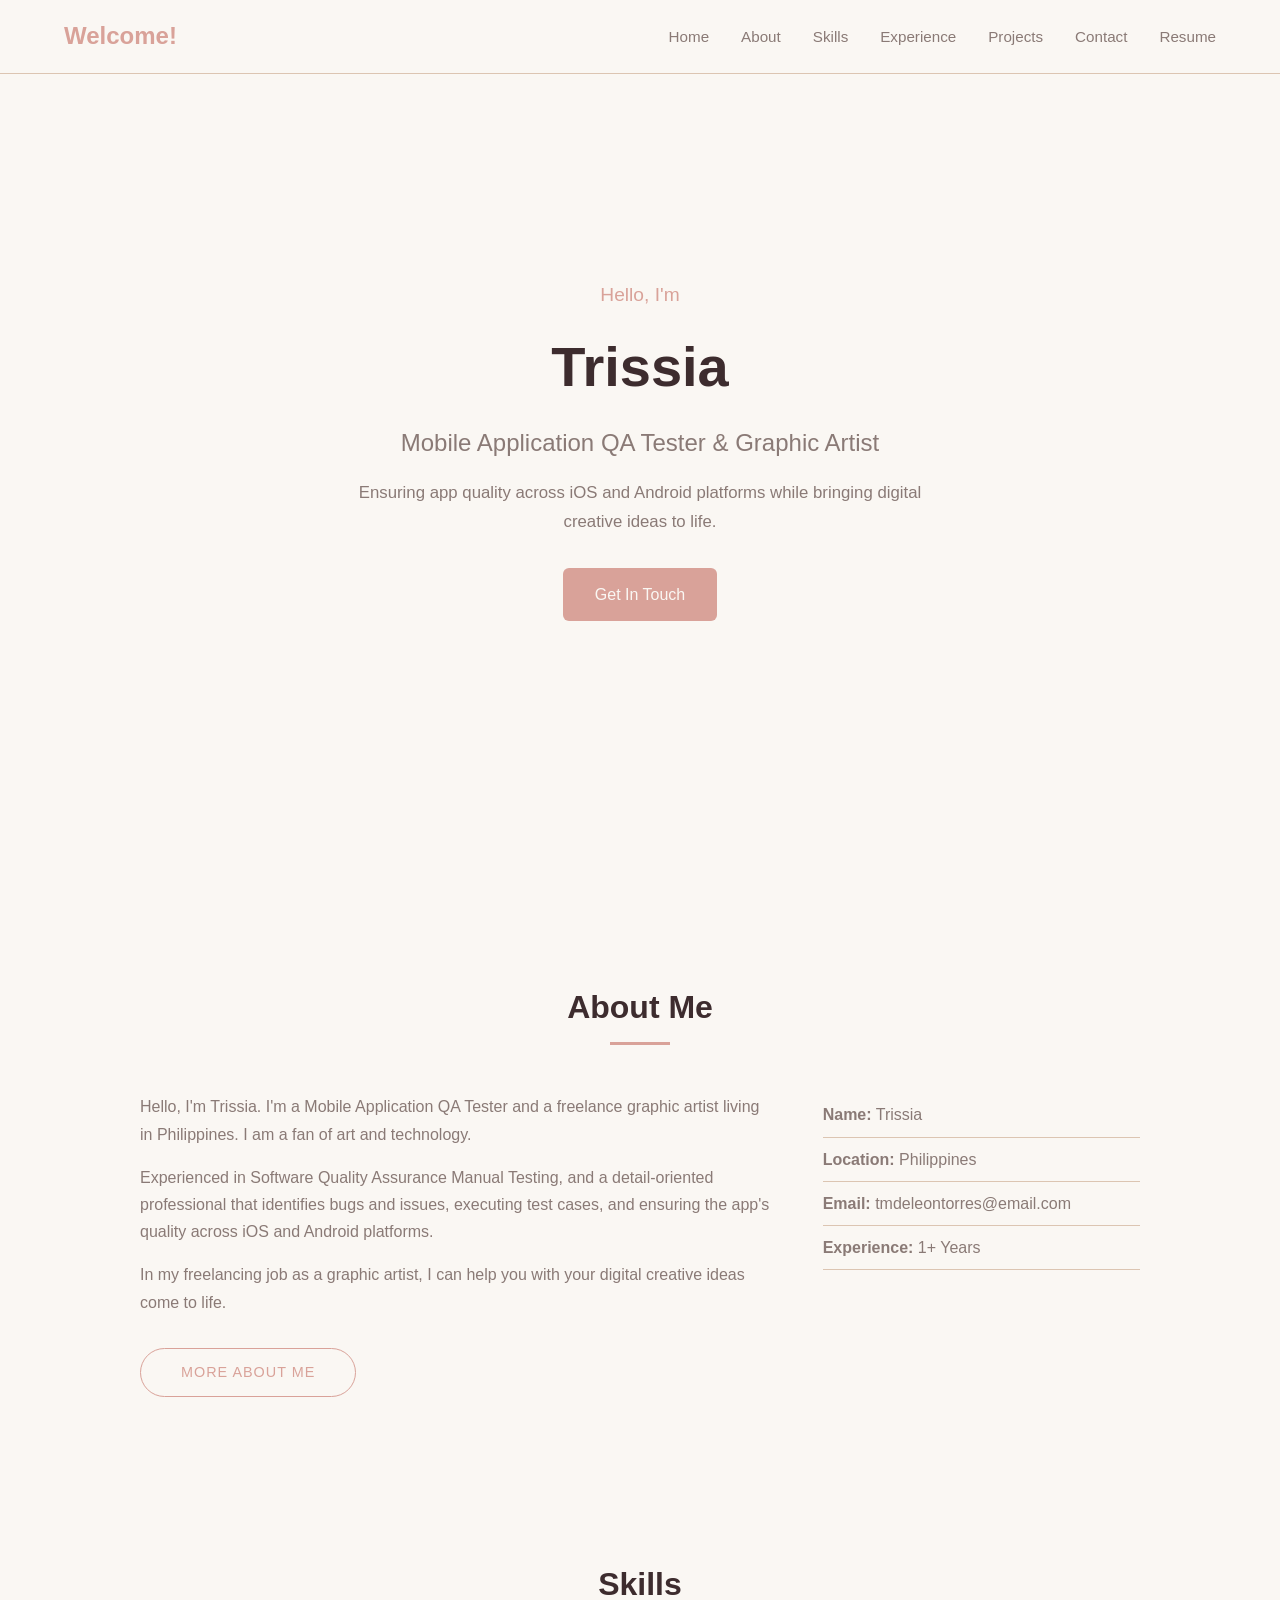
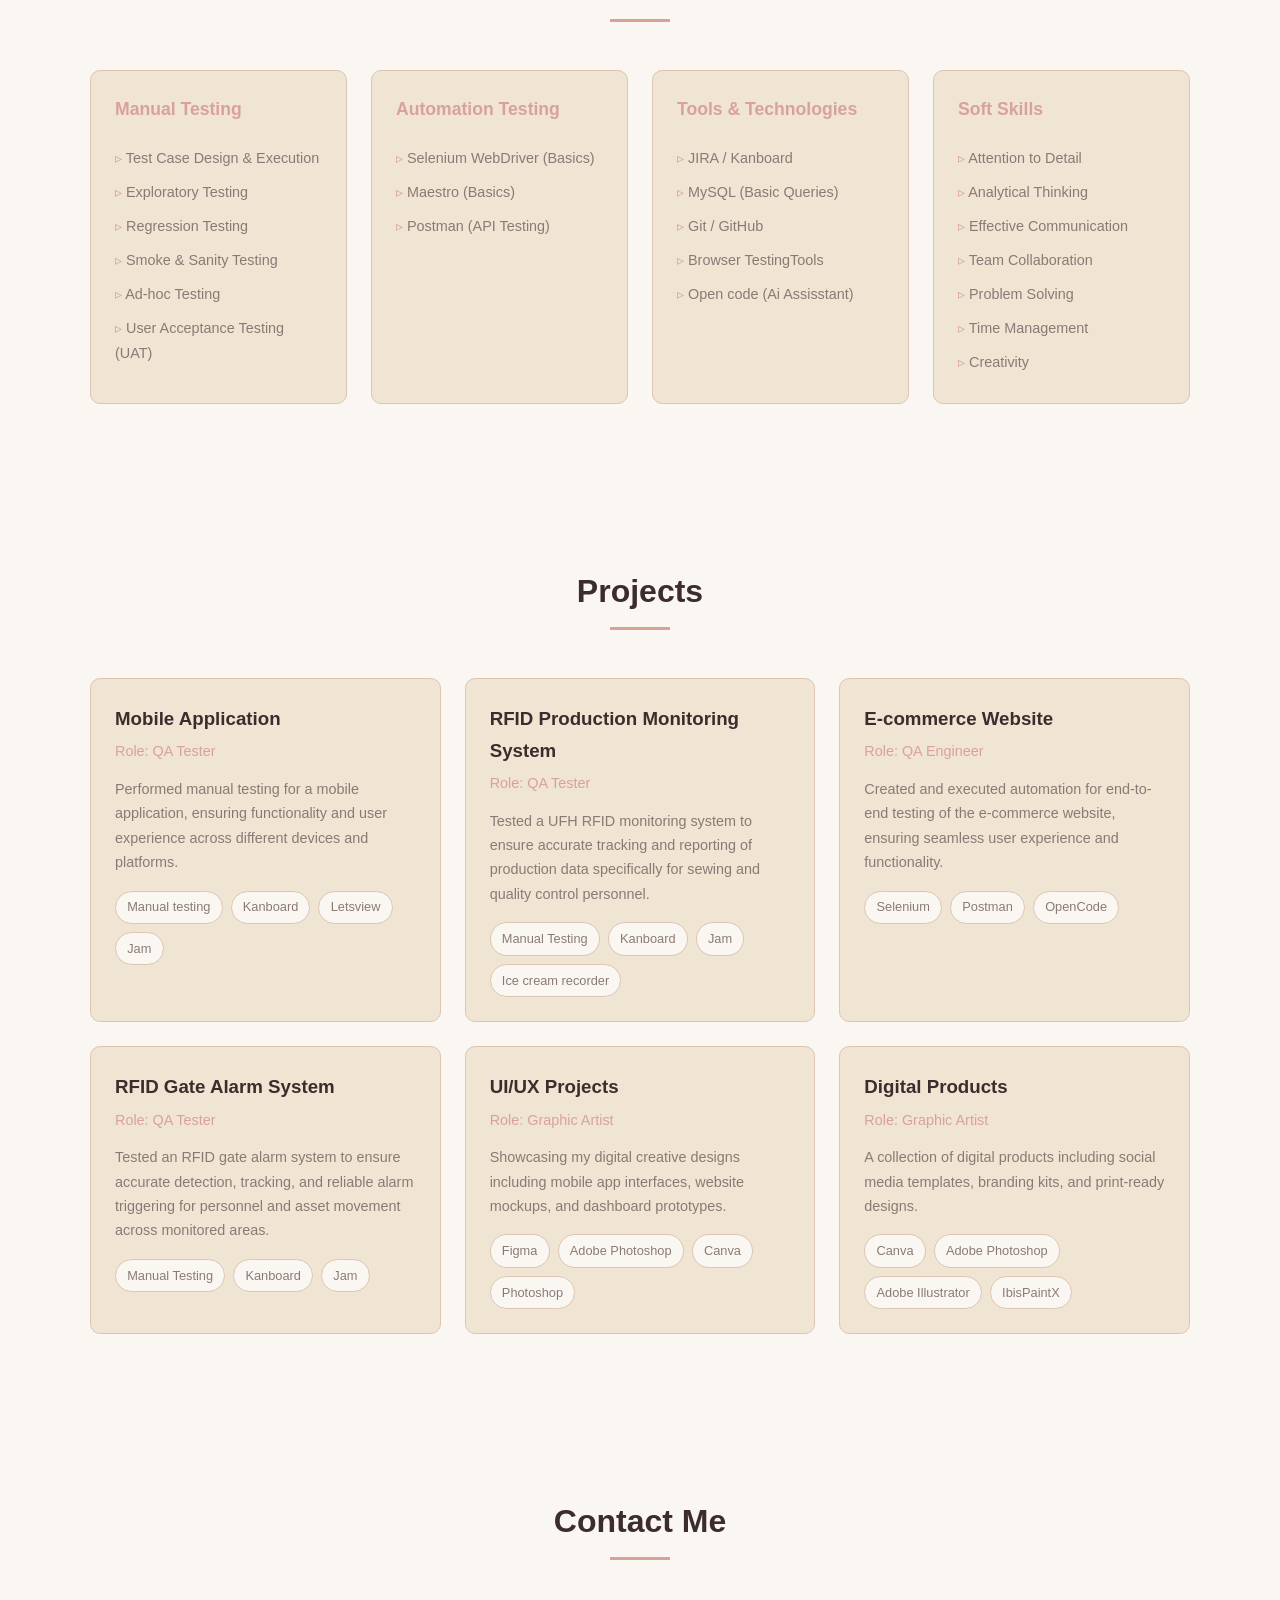
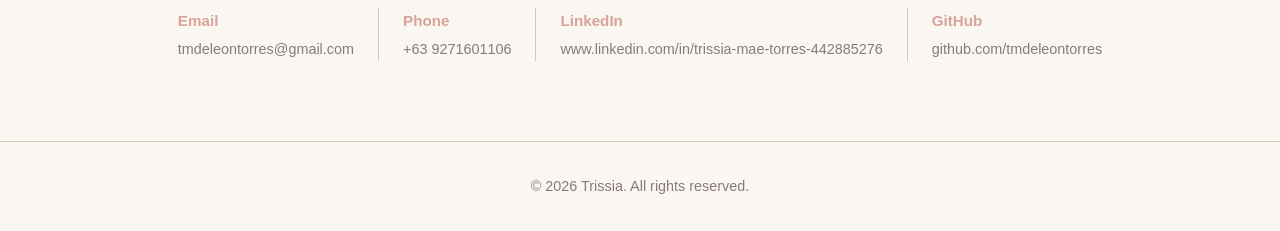
<file: index.html>
<!DOCTYPE html>
<html lang="en">
<head>
    <meta charset="UTF-8">
    <meta name="viewport" content="width=device-width, initial-scale=1.0">
    <title>Trissia's Portfolio</title>
    <link rel="stylesheet" href="style.css">
</head>
<body>

    <!-- Navbar -->
    <nav class="navbar">
        <div class="logo">Welcome!</div>
        <ul class="nav-links">
            <li><a href="#home">Home</a></li>
            <li><a href="#about">About</a></li>
            <li><a href="#skills">Skills</a></li>
            <li><a href="#experience">Experience</a></li>
            <li><a href="#projects">Projects</a></li>
            <li><a href="#contact">Contact</a></li>
            <li><a href="resume.html">Resume</a></li>
        </ul>
    </nav>

    <!-- Hero Section -->
    <section id="home" class="hero">
        <div class="hero-content">
            <p class="greeting">Hello, I'm</p>
            <h1>Trissia</h1>
            <h2>Mobile Application QA Tester & Graphic Artist</h2>
            <p class="tagline">Ensuring app quality across iOS and Android platforms while bringing digital creative ideas to life.</p>
            <a href="#contact" class="btn">Get In Touch</a>
        </div>
    </section>

    <!-- About Section -->
    <section id="about" class="about">
        <h2 class="section-title">About Me</h2>
        <div class="about-content">
            <div class="about-text">
                <p>Hello, I'm Trissia. I'm a Mobile Application QA Tester and a freelance graphic artist living in Philippines. I am a fan of art and technology.</p>
                    <p>Experienced in Software Quality Assurance Manual Testing, and a detail-oriented professional that identifies bugs and issues, executing test cases, and ensuring the app's quality across iOS and Android platforms.</p>
                    <p>In my freelancing job as a graphic artist, I can help you with your digital creative ideas come to life.</p>
                <a href="https://www.notion.so/My-Portfolio-29a361c3fe98810abd79c4e6f32ed09d?source=copy_link" target="_blank" class="btn resume-btn">More About Me</a>
            </div>
            <div class="about-details">
                <ul>
                    <li><strong>Name:</strong> Trissia</li>
                    <li><strong>Location:</strong> Philippines</li>
                    <li><strong>Email:</strong> tmdeleontorres@email.com</li>
                    <li><strong>Experience:</strong> 1+ Years</li>
                </ul>
            </div>
        </div>
    </section>

    <!-- Skills Section -->
    <section id="skills" class="skills">
        <h2 class="section-title">Skills</h2>
        <div class="skills-grid">
            <div class="skill-card">
                <h3>Manual Testing</h3>
                <ul>
                    <li>Test Case Design & Execution</li>
                    <li>Exploratory Testing</li>
                    <li>Regression Testing</li>
                    <li>Smoke & Sanity Testing</li>
                    <li>Ad-hoc Testing</li>
                    <li>User Acceptance Testing (UAT)</li>
                </ul>
            </div>
            <div class="skill-card">
                <h3>Automation Testing</h3>
                <ul>
                    <li>Selenium WebDriver (Basics)</li>
                    <li>Maestro (Basics)</li>
                    <li>Postman (API Testing)</li>
                </ul>
            </div>
            <div class="skill-card">
                <h3>Tools & Technologies</h3>
                <ul>
                    <li>JIRA / Kanboard</li>
                    <li>MySQL (Basic Queries)</li>
                    <li>Git / GitHub</li>
                    <li>Browser TestingTools</li>
                    <li>Open code (Ai Assisstant)</li>
                </ul>
            </div>
            <div class="skill-card">
                <h3>Soft Skills</h3>
                <ul>
                    <li>Attention to Detail</li>
                    <li>Analytical Thinking</li>
                    <li>Effective Communication</li>
                    <li>Team Collaboration</li>
                    <li>Problem Solving</li>
                    <li>Time Management</li>
                    <li>Creativity</li>
                </ul>
            </div>
        </div>
    </section>

    <!-- Experience Section -->
    <!--
    <section id="experience" class="experience">
        <h2 class="section-title">Work Experience</h2>
        <div class="timeline">
            <div class="timeline-item">
                <h3>QA Engineer</h3>
                <span class="company">Tech Solutions Inc.</span>
                <span class="date">Jan 2024 - Present</span>
                <ul>
                    <li>Performed manual testing for web and mobile applications, executing 200+ test cases per release cycle.</li>
                    <li>Developed and maintained automated test scripts using Selenium WebDriver and TestNG.</li>
                    <li>Reported and tracked defects using JIRA, collaborating with developers for timely resolution.</li>
                    <li>Conducted regression, smoke, and integration testing for agile sprints.</li>
                    <li>Participated in requirement reviews and sprint planning meetings.</li>
                </ul>
            </div>
            <div class="timeline-item">
                <h3>Junior QA Tester</h3>
                <span class="company">Digital Creations Corp.</span>
                <span class="date">Jun 2022 - Dec 2023</span>
                <ul>
                    <li>Executed manual test cases for e-commerce and banking applications.</li>
                    <li>Performed API testing using Postman and validated responses.</li>
                    <li>Documented test results and filed detailed bug reports.</li>
                    <li>Assisted in creating test plans and test summary reports.</li>
                    <li>Supported UAT sessions with stakeholders and gathered feedback.</li>
                </ul>
            </div>
        </div>
    </section>
    -->

    <!-- Projects Section -->
    <section id="projects" class="projects">
        <h2 class="section-title">Projects</h2>
        <div class="projects-grid">
            <a href="https://docs.google.com/spreadsheets/d/10xT0sZVFzjmXEOY3zS5Vj-YaWARVPhRHvmEv2_1MU6c/edit?usp=sharing" target="_blank" class="project-card">                
                <h3>Mobile Application</h3>
                <p class="project-role">Role: QA Tester</p>
                <p>Performed manual testing for a mobile application, ensuring functionality and user experience across different devices and platforms.</p>
                <div class="project-tools">
                    <span>Manual testing</span>
                    <span>Kanboard</span>
                    <span>Letsview</span>
                    <span>Jam</span>
                </div>
            </a>
            <a href="https://docs.google.com/spreadsheets/d/10xT0sZVFzjmXEOY3zS5Vj-YaWARVPhRHvmEv2_1MU6c/edit?gid=1580288396#gid=1580288396" target="_blank" class="project-card">
                <h3>RFID Production Monitoring System</h3>
                <p class="project-role">Role: QA Tester</p>
                <p>Tested a UFH RFID monitoring system to ensure accurate tracking and reporting of production data specifically for sewing and quality control personnel.</p>
                <div class="project-tools">
                    <span>Manual Testing</span>
                    <span>Kanboard</span>
                    <span>Jam</span>
                    <span>Ice cream recorder</span>
                </div>
            </a>
            <a href="https://docs.google.com/spreadsheets/d/1YinkqR3yn710Z8LdAVnahP1azk_LZVJU7cER4UPwZn0/edit?gid=1851611753#gid=1851611753" target="_blank" class="project-card">
                <h3>E-commerce Website</h3>
                <p class="project-role">Role: QA Engineer</p>
                <p>Created and executed automation for end-to-end testing of the e-commerce website, ensuring seamless user experience and functionality.</p>
                <div class="project-tools">
                    <span>Selenium</span>
                    <span>Postman</span>
                    <span>OpenCode</span>
                </div>
            </a>
            <a href="#" target="_blank" class="project-card">
                <h3>RFID Gate Alarm System</h3>
                <p class="project-role">Role: QA Tester</p>
                <p>Tested an RFID gate alarm system to ensure accurate detection, tracking, and reliable alarm triggering for personnel and asset movement across monitored areas.</p>
                <div class="project-tools">
                    <span>Manual Testing</span>
                    <span>Kanboard</span>
                    <span>Jam</span>
                </div>
            </a>
            <div class="project-card project-slideshow" onmouseenter="startSlideshow(this)" onmouseleave="stopSlideshow(this)">
                <div class="card-content">
                    <h3>UI/UX Projects</h3>
                    <p class="project-role">Role: Graphic Artist</p>
                    <p>Showcasing my digital creative designs including mobile app interfaces, website mockups, and dashboard prototypes.</p>
                    <div class="project-tools">
                        <span>Figma</span>
                        <span>Adobe Photoshop</span>
                        <span>Canva</span>
                        <span>Photoshop</span>
                    </div>
                </div>
                <div class="slideshow-container">
                    <div class="slide fade">
                        <img src="assets/Movie Page.png" alt="Movie Page">
                        <div class="slide-caption">Movie Site - Movie Details</div>
                    </div>
                    <div class="slide fade">
                        <img src="assets/HomePage_FitMate.png" alt="FitMate Homepage">
                        <div class="slide-caption">FitMate - Homepage</div>
                    </div>
                </div>
                <div class="dots-container">
                    <span class="dot" onclick="currentSlide(this, 1)"></span>
                    <span class="dot" onclick="currentSlide(this, 2)"></span>
                </div>
            </div>
            <div class="project-card project-slideshow" onmouseenter="startSlideshow(this)" onmouseleave="stopSlideshow(this)">
                <div class="card-content">
                    <h3>Digital Products</h3>
                    <p class="project-role">Role: Graphic Artist</p>
                    <p>A collection of digital products including social media templates, branding kits, and print-ready designs.</p>
                    <div class="project-tools">
                        <span>Canva</span>
                        <span>Adobe Photoshop</span>
                        <span>Adobe Illustrator</span>
                        <span>IbisPaintX</span>
                    </div>
                </div>
                <div class="slideshow-container">
                    <div class="slide fade">
                        <div class="slide-placeholder" style="background: #1a3a4a;">Product 1</div>
                        <div class="slide-caption">Social Media Templates</div>
                    </div>
                    <div class="slide fade">
                        <div class="slide-placeholder" style="background: #4a2a1a;">Product 2</div>
                        <div class="slide-caption">Branding Kit</div>
                    </div>
                    <div class="slide fade">
                        <div class="slide-placeholder" style="background: #2a1a4a;">Product 3</div>
                        <div class="slide-caption">Print-ready Posters</div>
                    </div>
                </div>
                <div class="dots-container">
                    <span class="dot" onclick="currentSlide(this, 1)"></span>
                    <span class="dot" onclick="currentSlide(this, 2)"></span>
                    <span class="dot" onclick="currentSlide(this, 3)"></span>
                </div>
            </div>
        </div>
    </section>

    <!-- Contact Section -->
    <section id="contact" class="contact">
        <h2 class="section-title">Contact Me</h2>
        <div class="contact-content">
            <div class="contact-info">
                <div class="info-item">
                    <h4>Email</h4>
                    <p>tmdeleontorres@gmail.com</p>
                </div>
                <div class="info-item">
                    <h4>Phone</h4>
                    <p>+63 9271601106</p>
                </div>
                <div class="info-item">
                    <h4>LinkedIn</h4>
                    <p>www.linkedin.com/in/trissia-mae-torres-442885276</p>
                </div>
                <div class="info-item">
                    <h4>GitHub</h4>
                    <p>github.com/tmdeleontorres</p>
                </div>
            </div>
        </div>
    </section>

    <!-- Footer -->
    <footer>
        <p>&copy; 2026 Trissia. All rights reserved.</p>
    </footer>

<script>
    function getSlides(card) {
        return card.querySelectorAll(".slide");
    }

    function getDots(card) {
        return card.querySelectorAll(".dot");
    }

    function showSlide(card, index) {
        let slides = getSlides(card);
        let dots = getDots(card);
        if (index > slides.length) index = 1;
        if (index < 1) index = slides.length;
        for (let s of slides) s.style.display = "none";
        for (let d of dots) d.className = d.className.replace(" active", "");
        slides[index - 1].style.display = "block";
        dots[index - 1].className += " active";
        card.dataset.index = index;
    }

    function changeSlide(el, n) {
        let card = el.closest(".project-slideshow");
        let idx = parseInt(card.dataset.index || 1) + n;
        showSlide(card, idx);
    }

    function currentSlide(el, n) {
        let card = el.closest(".project-slideshow");
        showSlide(card, n);
    }

    function startSlideshow(card) {
        showSlide(card, parseInt(card.dataset.index || 1));
        if (card.intervalId) clearInterval(card.intervalId);
        card.intervalId = setInterval(function() {
            let idx = parseInt(card.dataset.index || 1) + 1;
            showSlide(card, idx);
        }, 2000);
    }

    function stopSlideshow(card) {
        if (card.intervalId) {
            clearInterval(card.intervalId);
            card.intervalId = null;
        }
    }
</script>

</body>
</html>
</file>
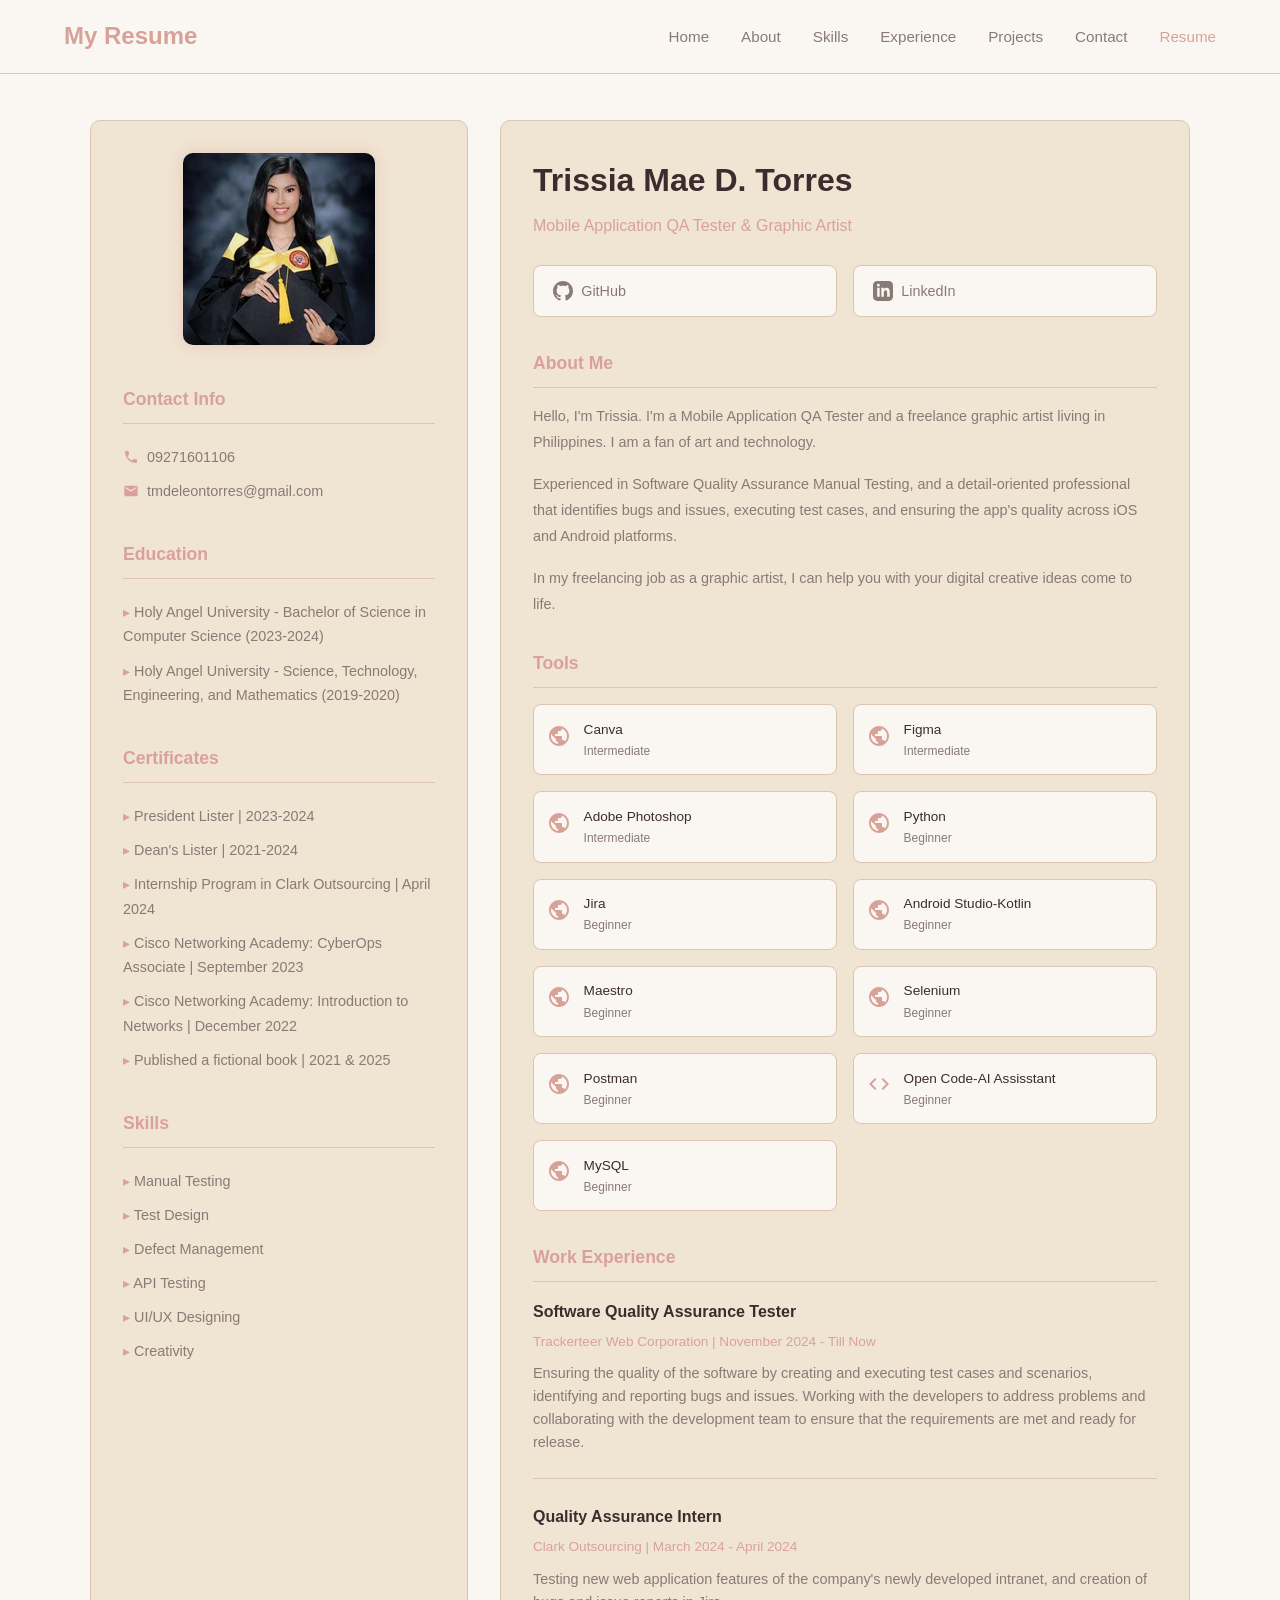
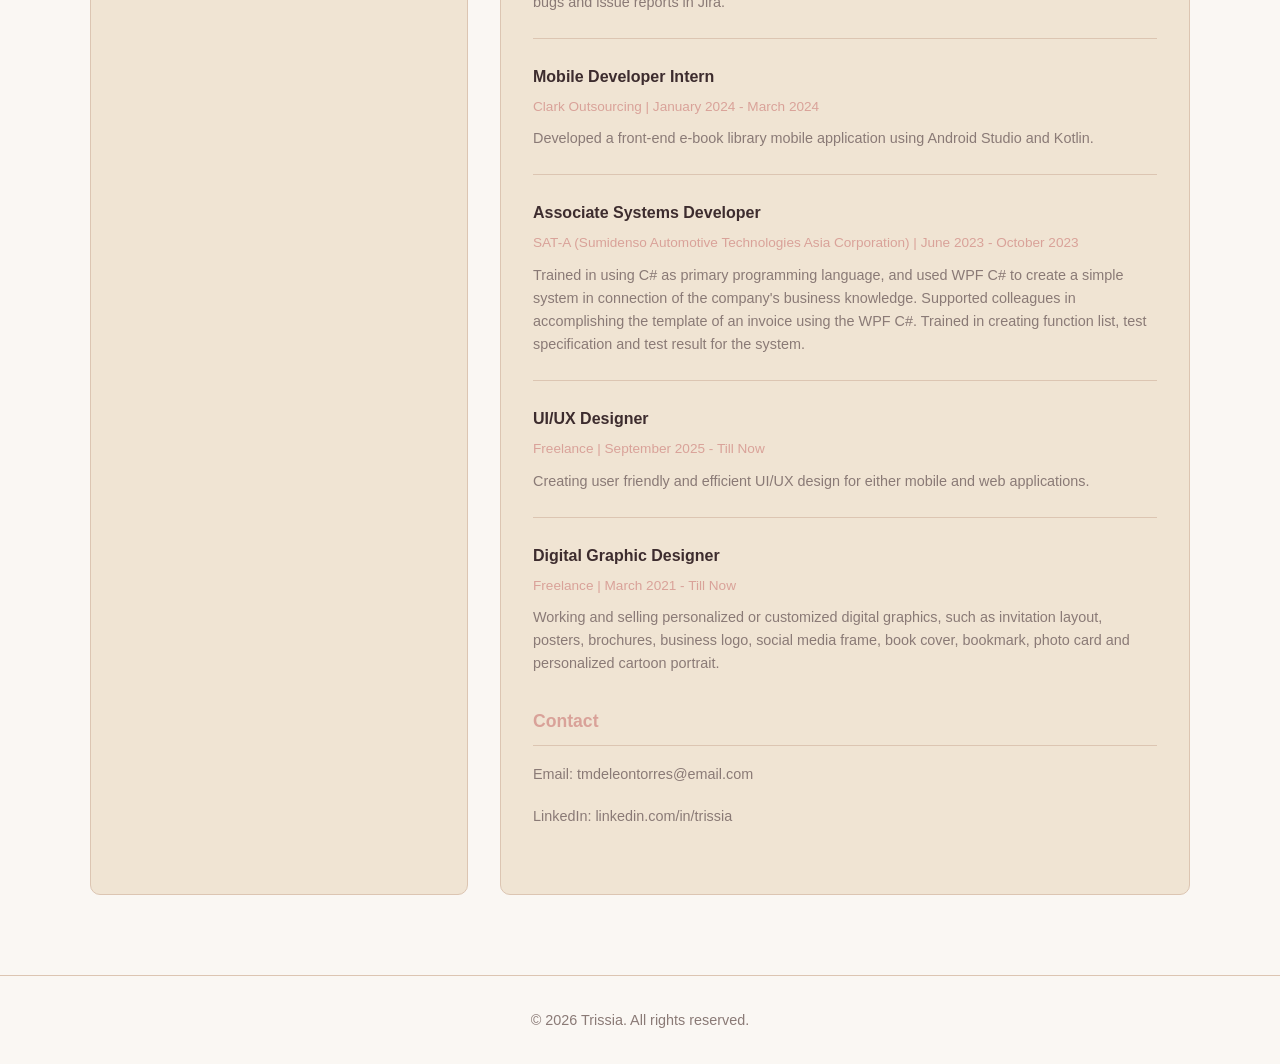
<file: resume.html>
<!DOCTYPE html>
<html lang="en">
<head>
    <meta charset="UTF-8">
    <meta name="viewport" content="width=device-width, initial-scale=1.0">
    <title>Resume - Trissia</title>
    <link rel="stylesheet" href="style.css">
</head>
<body>

    <!-- Navbar -->
    <nav class="navbar">
        <div class="logo">My Resume</div>
        <ul class="nav-links">
            <li><a href="index.html#home">Home</a></li>
            <li><a href="index.html#about">About</a></li>
            <li><a href="index.html#skills">Skills</a></li>
            <li><a href="index.html#experience">Experience</a></li>
            <li><a href="index.html#projects">Projects</a></li>
            <li><a href="index.html#contact">Contact</a></li>
            <li><a href="resume.html" class="active">Resume</a></li>
        </ul>
    </nav>

    <!-- Resume Section -->
    <section class="resume-page">
        <div class="resume-container">
            <!-- Left Column -->
            <div class="resume-left">
                <div class="resume-photo">
                    <img src="photo.jpeg" alt="Trissia">
                </div>

                <div class="resume-section">
                    <h3>Contact Info</h3>
                    <ul class="resume-list contact-list">
                        <li>
                            <svg xmlns="http://www.w3.org/2000/svg" width="16" height="16" viewBox="0 0 24 24" fill="currentColor"><path d="M6.62 10.79c1.44 2.83 3.76 5.14 6.59 6.59l2.2-2.2c.27-.27.67-.36 1.02-.24 1.12.37 2.33.57 3.57.57.55 0 1 .45 1 1V20c0 .55-.45 1-1 1-9.39 0-17-7.61-17-17 0-.55.45-1 1-1h3.5c.55 0 1 .45 1 1 0 1.25.2 2.45.57 3.57.11.35.03.74-.25 1.02l-2.2 2.2z"/></svg>
                            09271601106
                        </li>
                        <li>
                            <svg xmlns="http://www.w3.org/2000/svg" width="16" height="16" viewBox="0 0 24 24" fill="currentColor"><path d="M20 4H4c-1.1 0-1.99.9-1.99 2L2 18c0 1.1.9 2 2 2h16c1.1 0 2-.9 2-2V6c0-1.1-.9-2-2-2zm0 4l-8 5-8-5V6l8 5 8-5v2z"/></svg>
                            tmdeleontorres@gmail.com
                        </li>
                    </ul>
                </div>

                <div class="resume-section">
                    <h3>Education</h3>
                    <ul class="resume-list">
                        <li>Holy Angel University - Bachelor of Science in Computer Science (2023-2024)</li>
                        <li>Holy Angel University - Science, Technology, Engineering, and Mathematics (2019-2020)</li>
                    </ul>
                </div>
                
                <div class="resume-section">
                    <h3>Certificates</h3>
                    <ul class="resume-list">
                        <li>President Lister | 2023-2024</li>
                        <li>Dean's Lister | 2021-2024</li>
                        <li>Internship Program in Clark Outsourcing | April 2024</li>
                        <li>Cisco Networking Academy: CyberOps Associate | September 2023</li>
                        <li>Cisco Networking Academy: Introduction to Networks | December 2022</li>
                        <li>Published a fictional book | 2021 & 2025</li>
                    </ul>
                </div>

                <div class="resume-section">
                    <h3>Skills</h3>
                    <ul class="resume-list">
                        <li>Manual Testing</li>
                        <li>Test Design</li>
                        <li>Defect Management</li>
                        <li>API Testing</li>
                        <li>UI/UX Designing</li>
                        <li>Creativity</li>
                    </ul>
                </div>
            </div>

            <!-- Right Column -->
            <div class="resume-right">
                <h2>Trissia Mae D. Torres</h2>
                <p class="resume-title">Mobile Application QA Tester & Graphic Artist</p>
                
                <div class="social-links">
                    <a href="https://github.com/tmdeleontorres" target="_blank" class="social-link">
                        <svg xmlns="http://www.w3.org/2000/svg" width="24" height="24" viewBox="0 0 24 24" fill="currentColor">
                            <path d="M12 0c-6.626 0-12 5.373-12 12 0 5.302 3.438 9.8 8.207 11.387.599.111.793-.261.793-.577v-2.234c-3.338.726-4.033-1.416-4.033-1.416-.546-1.387-1.333-1.756-1.333-1.756-1.089-.745.083-.729.083-.729 1.205.084 1.839 1.237 1.839 1.237 1.07 1.834 2.807 1.304 3.492.997.107-.775.418-1.305.762-1.604-2.665-.305-5.467-1.334-5.467-5.931 0-1.311.469-2.381 1.236-3.221-.124-.303-.535-1.524.117-3.176 0 0 1.008-.322 3.301 1.23.957-.266 1.983-.399 3.003-.404 1.02.005 2.047.138 3.006.404 2.291-1.552 3.297-1.23 3.297-1.23.653 1.653.242 2.874.118 3.176.77.84 1.235 1.911 1.235 3.221 0 4.609-2.807 5.624-5.479 5.921.43.372.823 1.102.823 2.222v3.293c0 .319.192.694.801.576 4.765-1.589 8.199-6.086 8.199-11.386 0-6.627-5.373-12-12-12z"/>
                        </svg>
                        <span>GitHub</span>
                    </a>
                    <a href="https://www.linkedin.com/in/trissia-mae-torres-442885276" target="_blank" class="social-link">
                        <svg xmlns="http://www.w3.org/2000/svg" width="24" height="24" viewBox="0 0 24 24" fill="currentColor">
                            <path d="M19 0h-14c-2.761 0-5 2.239-5 5v14c0 2.761 2.239 5 5 5h14c2.762 0 5-2.239 5-5v-14c0-2.761-2.238-5-5-5zm-11 19h-3v-11h3v11zm-1.5-12.268c-.966 0-1.75-.79-1.75-1.764s.784-1.764 1.75-1.764 1.75.79 1.75 1.764-.783 1.764-1.75 1.764zm13.5 12.268h-3v-5.604c0-3.368-4-3.113-4 0v5.604h-3v-11h3v1.765c1.396-2.586 7-2.777 7 2.476v6.759z"/>
                        </svg>
                        <span>LinkedIn</span>
                    </a>
                </div>

                <div class="resume-section">
                    <h3>About Me</h3>
                    <p>Hello, I'm Trissia. I'm a Mobile Application QA Tester and a freelance graphic artist living in Philippines. I am a fan of art and technology.</p>
                    <p>Experienced in Software Quality Assurance Manual Testing, and a detail-oriented professional that identifies bugs and issues, executing test cases, and ensuring the app's quality across iOS and Android platforms.</p>
                    <p>In my freelancing job as a graphic artist, I can help you with your digital creative ideas come to life.</p>
                </div>

                <div class="resume-section">
                    <h3>Tools</h3>
                    <div class="tools-grid">
                        <div class="tool-card">
                            <div class="tool-logo">
                                <svg xmlns="http://www.w3.org/2000/svg" width="24" height="24" viewBox="0 0 24 24" fill="currentColor"><path d="M12 2C6.48 2 2 6.48 2 12s4.48 10 10 10 10-4.48 10-10S17.52 2 12 2zm-1 17.93c-3.95-.49-7-3.85-7-7.93 0-.62.08-1.21.21-1.79L9 15v1c0 1.1.9 2 2 2v1.93zm6.9-2.54c-.26-.81-1-1.39-1.9-1.39h-1v-3c0-.55-.45-1-1-1H8v-2h2c.55 0 1-.45 1-1V7h2c1.1 0 2-.9 2-2v-.41c2.93 1.19 5 4.06 5 7.41 0 2.08-.8 3.97-2.1 5.39z"/></svg>
                            </div>
                            <div class="tool-info">
                                <span class="tool-name">Canva</span>
                                <span class="tool-level">Intermediate</span>
                            </div>
                        </div>
                        <div class="tool-card">
                            <div class="tool-logo">
                                <svg xmlns="http://www.w3.org/2000/svg" width="24" height="24" viewBox="0 0 24 24" fill="currentColor"><path d="M12 2C6.48 2 2 6.48 2 12s4.48 10 10 10 10-4.48 10-10S17.52 2 12 2zm-1 17.93c-3.95-.49-7-3.85-7-7.93 0-.62.08-1.21.21-1.79L9 15v1c0 1.1.9 2 2 2v1.93zm6.9-2.54c-.26-.81-1-1.39-1.9-1.39h-1v-3c0-.55-.45-1-1-1H8v-2h2c.55 0 1-.45 1-1V7h2c1.1 0 2-.9 2-2v-.41c2.93 1.19 5 4.06 5 7.41 0 2.08-.8 3.97-2.1 5.39z"/></svg>
                            </div>
                            <div class="tool-info">
                                <span class="tool-name">Figma</span>
                                <span class="tool-level">Intermediate</span>
                            </div>
                        </div>
                        <div class="tool-card">
                            <div class="tool-logo">
                                <svg xmlns="http://www.w3.org/2000/svg" width="24" height="24" viewBox="0 0 24 24" fill="currentColor"><path d="M12 2C6.48 2 2 6.48 2 12s4.48 10 10 10 10-4.48 10-10S17.52 2 12 2zm-1 17.93c-3.95-.49-7-3.85-7-7.93 0-.62.08-1.21.21-1.79L9 15v1c0 1.1.9 2 2 2v1.93zm6.9-2.54c-.26-.81-1-1.39-1.9-1.39h-1v-3c0-.55-.45-1-1-1H8v-2h2c.55 0 1-.45 1-1V7h2c1.1 0 2-.9 2-2v-.41c2.93 1.19 5 4.06 5 7.41 0 2.08-.8 3.97-2.1 5.39z"/></svg>
                            </div>
                            <div class="tool-info">
                                <span class="tool-name">Adobe Photoshop</span>
                                <span class="tool-level">Intermediate</span>
                            </div>
                        </div>
                        <div class="tool-card">
                            <div class="tool-logo">
                                <svg xmlns="http://www.w3.org/2000/svg" width="24" height="24" viewBox="0 0 24 24" fill="currentColor"><path d="M12 2C6.48 2 2 6.48 2 12s4.48 10 10 10 10-4.48 10-10S17.52 2 12 2zm-1 17.93c-3.95-.49-7-3.85-7-7.93 0-.62.08-1.21.21-1.79L9 15v1c0 1.1.9 2 2 2v1.93zm6.9-2.54c-.26-.81-1-1.39-1.9-1.39h-1v-3c0-.55-.45-1-1-1H8v-2h2c.55 0 1-.45 1-1V7h2c1.1 0 2-.9 2-2v-.41c2.93 1.19 5 4.06 5 7.41 0 2.08-.8 3.97-2.1 5.39z"/></svg>
                            </div>
                            <div class="tool-info">
                                <span class="tool-name">Python</span>
                                <span class="tool-level">Beginner</span>
                            </div>
                        </div>
                        <div class="tool-card">
                            <div class="tool-logo">
                                <svg xmlns="http://www.w3.org/2000/svg" width="24" height="24" viewBox="0 0 24 24" fill="currentColor"><path d="M12 2C6.48 2 2 6.48 2 12s4.48 10 10 10 10-4.48 10-10S17.52 2 12 2zm-1 17.93c-3.95-.49-7-3.85-7-7.93 0-.62.08-1.21.21-1.79L9 15v1c0 1.1.9 2 2 2v1.93zm6.9-2.54c-.26-.81-1-1.39-1.9-1.39h-1v-3c0-.55-.45-1-1-1H8v-2h2c.55 0 1-.45 1-1V7h2c1.1 0 2-.9 2-2v-.41c2.93 1.19 5 4.06 5 7.41 0 2.08-.8 3.97-2.1 5.39z"/></svg>
                            </div>
                            <div class="tool-info">
                                <span class="tool-name">Jira</span>
                                <span class="tool-level">Beginner</span>
                            </div>
                        </div>
                        <div class="tool-card">
                            <div class="tool-logo">
                                <svg xmlns="http://www.w3.org/2000/svg" width="24" height="24" viewBox="0 0 24 24" fill="currentColor"><path d="M12 2C6.48 2 2 6.48 2 12s4.48 10 10 10 10-4.48 10-10S17.52 2 12 2zm-1 17.93c-3.95-.49-7-3.85-7-7.93 0-.62.08-1.21.21-1.79L9 15v1c0 1.1.9 2 2 2v1.93zm6.9-2.54c-.26-.81-1-1.39-1.9-1.39h-1v-3c0-.55-.45-1-1-1H8v-2h2c.55 0 1-.45 1-1V7h2c1.1 0 2-.9 2-2v-.41c2.93 1.19 5 4.06 5 7.41 0 2.08-.8 3.97-2.1 5.39z"/></svg>
                            </div>
                            <div class="tool-info">
                                <span class="tool-name">Android Studio-Kotlin</span>
                                <span class="tool-level">Beginner</span>
                            </div>
                        </div>
                        <div class="tool-card">
                            <div class="tool-logo">
                                <svg xmlns="http://www.w3.org/2000/svg" width="24" height="24" viewBox="0 0 24 24" fill="currentColor"><path d="M12 2C6.48 2 2 6.48 2 12s4.48 10 10 10 10-4.48 10-10S17.52 2 12 2zm-1 17.93c-3.95-.49-7-3.85-7-7.93 0-.62.08-1.21.21-1.79L9 15v1c0 1.1.9 2 2 2v1.93zm6.9-2.54c-.26-.81-1-1.39-1.9-1.39h-1v-3c0-.55-.45-1-1-1H8v-2h2c.55 0 1-.45 1-1V7h2c1.1 0 2-.9 2-2v-.41c2.93 1.19 5 4.06 5 7.41 0 2.08-.8 3.97-2.1 5.39z"/></svg>
                            </div>
                            <div class="tool-info">
                                <span class="tool-name">Maestro</span>
                                <span class="tool-level">Beginner</span>
                            </div>
                        </div>
                        <div class="tool-card">
                            <div class="tool-logo">
                                <svg xmlns="http://www.w3.org/2000/svg" width="24" height="24" viewBox="0 0 24 24" fill="currentColor"><path d="M12 2C6.48 2 2 6.48 2 12s4.48 10 10 10 10-4.48 10-10S17.52 2 12 2zm-1 17.93c-3.95-.49-7-3.85-7-7.93 0-.62.08-1.21.21-1.79L9 15v1c0 1.1.9 2 2 2v1.93zm6.9-2.54c-.26-.81-1-1.39-1.9-1.39h-1v-3c0-.55-.45-1-1-1H8v-2h2c.55 0 1-.45 1-1V7h2c1.1 0 2-.9 2-2v-.41c2.93 1.19 5 4.06 5 7.41 0 2.08-.8 3.97-2.1 5.39z"/></svg>
                            </div>
                            <div class="tool-info">
                                <span class="tool-name">Selenium</span>
                                <span class="tool-level">Beginner</span>
                            </div>
                        </div>
                        <div class="tool-card">
                            <div class="tool-logo">
                                <svg xmlns="http://www.w3.org/2000/svg" width="24" height="24" viewBox="0 0 24 24" fill="currentColor"><path d="M12 2C6.48 2 2 6.48 2 12s4.48 10 10 10 10-4.48 10-10S17.52 2 12 2zm-1 17.93c-3.95-.49-7-3.85-7-7.93 0-.62.08-1.21.21-1.79L9 15v1c0 1.1.9 2 2 2v1.93zm6.9-2.54c-.26-.81-1-1.39-1.9-1.39h-1v-3c0-.55-.45-1-1-1H8v-2h2c.55 0 1-.45 1-1V7h2c1.1 0 2-.9 2-2v-.41c2.93 1.19 5 4.06 5 7.41 0 2.08-.8 3.97-2.1 5.39z"/></svg>
                            </div>
                            <div class="tool-info">
                                <span class="tool-name">Postman</span>
                                <span class="tool-level">Beginner</span>
                            </div>
                        </div>
                        <div class="tool-card">
                            <div class="tool-logo">
                                <svg xmlns="http://www.w3.org/2000/svg" width="24" height="24" viewBox="0 0 24 24" fill="currentColor"><path d="M9.4 16.6L4.8 12l4.6-4.6L8 6l-6 6 6 6 1.4-1.4zm5.2 0l4.6-4.6-4.6-4.6L16 6l6 6-6 6-1.4-1.4z"/></svg>
                            </div>
                            <div class="tool-info">
                                <span class="tool-name">Open Code-AI Assisstant</span>
                                <span class="tool-level">Beginner</span>
                            </div>
                        </div>
                        <div class="tool-card">
                            <div class="tool-logo">
                                <svg xmlns="http://www.w3.org/2000/svg" width="24" height="24" viewBox="0 0 24 24" fill="currentColor"><path d="M12 2C6.48 2 2 6.48 2 12s4.48 10 10 10 10-4.48 10-10S17.52 2 12 2zm-1 17.93c-3.95-.49-7-3.85-7-7.93 0-.62.08-1.21.21-1.79L9 15v1c0 1.1.9 2 2 2v1.93zm6.9-2.54c-.26-.81-1-1.39-1.9-1.39h-1v-3c0-.55-.45-1-1-1H8v-2h2c.55 0 1-.45 1-1V7h2c1.1 0 2-.9 2-2v-.41c2.93 1.19 5 4.06 5 7.41 0 2.08-.8 3.97-2.1 5.39z"/></svg>
                            </div>
                            <div class="tool-info">
                                <span class="tool-name">MySQL</span>
                                <span class="tool-level">Beginner</span>
                            </div>
                        </div>
                    </div>
                </div>

                <div class="resume-section">
                    <h3>Work Experience</h3>
                    <div class="experience-item">
                        <h4>Software Quality Assurance Tester</h4>
                        <p class="exp-subtitle">Trackerteer Web Corporation | November 2024 - Till Now</p>
                        <p>Ensuring the quality of the software by creating and executing test cases and scenarios, identifying and reporting bugs and issues. Working with the developers to address problems and collaborating with the development team to ensure that the requirements are met and ready for release.</p>
                    </div>
                    <div class="experience-item">
                        <h4>Quality Assurance Intern</h4>
                        <p class="exp-subtitle">Clark Outsourcing | March 2024 - April 2024</p>
                        <p>Testing new web application features of the company's newly developed intranet, and creation of bugs and issue reports in Jira.</p>
                    </div>
                    <div class="experience-item">
                        <h4>Mobile Developer Intern</h4>
                        <p class="exp-subtitle">Clark Outsourcing | January 2024 - March 2024</p>
                        <p>Developed a front-end e-book library mobile application using Android Studio and Kotlin.</p>
                    </div>
                    <div class="experience-item">
                        <h4>Associate Systems Developer</h4>
                        <p class="exp-subtitle">SAT-A (Sumidenso Automotive Technologies Asia Corporation) | June 2023 - October 2023</p>
                        <p>Trained in using C# as primary programming language, and used WPF C# to create a simple system in connection of the company's business knowledge. Supported colleagues in accomplishing the template of an invoice using the WPF C#. Trained in creating function list, test specification and test result for the system.</p>
                    </div>
                    <div class="experience-item">
                        <h4>UI/UX Designer</h4>
                        <p class="exp-subtitle">Freelance | September 2025 - Till Now</p>
                        <p>Creating user friendly and efficient UI/UX design for either mobile and web applications.</p>
                    </div>
                    <div class="experience-item">
                        <h4>Digital Graphic Designer</h4>
                        <p class="exp-subtitle">Freelance | March 2021 - Till Now</p>
                        <p>Working and selling personalized or customized digital graphics, such as invitation layout, posters, brochures, business logo, social media frame, book cover, bookmark, photo card and personalized cartoon portrait.</p>
                    </div>
                </div>

                <div class="resume-section">
                    <h3>Contact</h3>
                    <p>Email: tmdeleontorres@email.com</p>
                    <p>LinkedIn: linkedin.com/in/trissia</p>
                </div>
            </div>
        </div>
    </section>

    <!-- Footer -->
    <footer>
        <p>&copy; 2026 Trissia. All rights reserved.</p>
    </footer>

</body>
</html>
</file>
<file: style.css>
* {
    margin: 0;
    padding: 0;
    box-sizing: border-box;
    font-family: 'Segoe UI', Tahoma, Geneva, Verdana, sans-serif;
}

:root {
    --primary: #D9A299;
    --primary-dark: #c88a80;
    --bg-dark: #FAF7F3;
    --bg-card: #F0E4D3;
    --text-light: #3D2C2E;
    --text-muted: #8A7A76;
    --accent: #D9A299;
    --border: #DCC5B2;
}

html {
    scroll-behavior: smooth;
}

body {
    background-color: var(--bg-dark);
    color: var(--text-light);
    line-height: 1.7;
}

/* Navbar */
.navbar {
    display: flex;
    justify-content: space-between;
    align-items: center;
    padding: 1rem 5%;
    position: fixed;
    top: 0;
    width: 100%;
    background-color: rgba(250, 247, 243, 0.95);
    backdrop-filter: blur(10px);
    z-index: 1000;
    border-bottom: 1px solid var(--border);
}

.logo {
    font-size: 1.5rem;
    font-weight: 700;
    color: var(--accent);
}

.nav-links {
    display: flex;
    list-style: none;
    gap: 2rem;
}

.nav-links a {
    text-decoration: none;
    color: var(--text-muted);
    transition: color 0.3s;
    font-size: 0.95rem;
}

.nav-links a:hover {
    color: var(--accent);
}

/* Hero Section */
.hero {
    min-height: 100vh;
    display: flex;
    align-items: center;
    justify-content: center;
    text-align: center;
    padding: 0 5%;
}

.hero-content .greeting {
    font-size: 1.2rem;
    color: var(--accent);
    margin-bottom: 0.5rem;
}

.hero-content h1 {
    font-size: 3.5rem;
    font-weight: 700;
    margin-bottom: 0.5rem;
}

.hero-content h2 {
    font-size: 1.5rem;
    color: var(--text-muted);
    font-weight: 400;
    margin-bottom: 1rem;
}

.hero-content .tagline {
    font-size: 1.05rem;
    color: var(--text-muted);
    max-width: 600px;
    margin: 0 auto 2rem;
}

.btn {
    display: inline-block;
    padding: 0.8rem 2rem;
    background-color: var(--primary);
    color: #FAF7F3;
    border: none;
    border-radius: 6px;
    text-decoration: none;
    font-size: 1rem;
    cursor: pointer;
    transition: background-color 0.3s;
}

.btn:hover {
    background-color: var(--primary-dark);
}

/* Section Styles */
section {
    padding: 5rem 5%;
}

.section-title {
    font-size: 2rem;
    text-align: center;
    margin-bottom: 3rem;
    position: relative;
}

.section-title::after {
    content: '';
    display: block;
    width: 60px;
    height: 3px;
    background-color: var(--accent);
    margin: 0.5rem auto 0;
}

/* About Section */
.about-content {
    display: flex;
    gap: 3rem;
    max-width: 1000px;
    margin: 0 auto;
    flex-wrap: wrap;
}

.about-text {
    flex: 2;
    min-width: 300px;
}

.about-text p {
    margin-bottom: 1rem;
    color: var(--text-muted);
}

.about-details {
    flex: 1;
    min-width: 250px;
}

.about-details ul {
    list-style: none;
}

.about-details li {
    padding: 0.5rem 0;
    border-bottom: 1px solid var(--border);
    color: var(--text-muted);
}

.resume-btn {
    margin-top: 1rem;
    display: inline-block;
    padding: 0.7rem 2.5rem;
    background: transparent;
    color: var(--accent);
    border: 1.5px solid var(--accent);
    border-radius: 50px;
    font-size: 0.9rem;
    font-weight: 500;
    letter-spacing: 1px;
    text-transform: uppercase;
    transition: all 0.3s ease;
    text-decoration: none;
}

.resume-btn:hover {
    background-color: var(--accent);
    color: var(--bg-dark);
    box-shadow: 0 0 15px rgba(217, 162, 153, 0.4);
}

/* Skills Section */
.skills-grid {
    display: grid;
    grid-template-columns: repeat(auto-fit, minmax(240px, 1fr));
    gap: 1.5rem;
    max-width: 1100px;
    margin: 0 auto;
}

.skill-card {
    background-color: var(--bg-card);
    border: 1px solid var(--border);
    border-radius: 10px;
    padding: 1.5rem;
    transition: transform 0.3s, border-color 0.3s;
}

.skill-card:hover {
    transform: translateY(-5px);
    border-color: var(--accent);
}

.skill-card h3 {
    color: var(--accent);
    margin-bottom: 1rem;
    font-size: 1.1rem;
}

.skill-card ul {
    list-style: none;
}

.skill-card li {
    padding: 0.3rem 0;
    color: var(--text-muted);
    font-size: 0.9rem;
}

.skill-card li::before {
    content: '▹ ';
    color: var(--accent);
}

/* Experience Section */
.timeline {
    max-width: 800px;
    margin: 0 auto;
}

.timeline-item {
    background-color: var(--bg-card);
    border: 1px solid var(--border);
    border-radius: 10px;
    padding: 1.5rem;
    margin-bottom: 1.5rem;
    border-left: 3px solid var(--accent);
}

.timeline-item h3 {
    font-size: 1.2rem;
    margin-bottom: 0.2rem;
}

.timeline-item .company {
    color: var(--accent);
    font-size: 0.95rem;
}

.timeline-item .date {
    display: block;
    color: var(--text-muted);
    font-size: 0.85rem;
    margin-bottom: 1rem;
}

.timeline-item ul {
    list-style: none;
    margin-top: 0.5rem;
}

.timeline-item li {
    padding: 0.3rem 0;
    color: var(--text-muted);
    font-size: 0.9rem;
}

.timeline-item li::before {
    content: '▹ ';
    color: var(--accent);
}

/* Projects Section */
.projects-grid {
    display: grid;
    grid-template-columns: repeat(auto-fit, minmax(300px, 1fr));
    gap: 1.5rem;
    max-width: 1100px;
    margin: 0 auto;
}

.project-card {
    background-color: var(--bg-card);
    border: 1px solid var(--border);
    border-radius: 10px;
    padding: 1.5rem;
    transition: transform 0.3s, border-color 0.3s;
    text-decoration: none;
    color: inherit;
    display: block;
}

.project-card:hover {
    transform: translateY(-5px);
    border-color: var(--accent);
    color: inherit;
}

.project-card h3 {
    margin-bottom: 0.3rem;
}

.project-card .project-role {
    color: var(--accent);
    font-size: 0.9rem;
    margin-bottom: 0.8rem;
}

.project-card p:last-of-type {
    color: var(--text-muted);
    font-size: 0.9rem;
    margin-bottom: 1rem;
}

.project-tools {
    display: flex;
    flex-wrap: wrap;
    gap: 0.5rem;
}

.project-tools span {
    background-color: var(--bg-dark);
    border: 1px solid var(--border);
    padding: 0.3rem 0.7rem;
    border-radius: 20px;
    font-size: 0.8rem;
    color: var(--text-muted);
}

/* Project Slideshow */
.project-slideshow {
    position: relative;
    overflow: hidden;
    cursor: pointer;
    min-height: 280px;
}

.project-slideshow .card-content {
    transition: opacity 0.4s ease;
}

.project-slideshow .slideshow-container,
.project-slideshow .dots-container {
    opacity: 0;
    visibility: hidden;
    transition: opacity 0.4s ease, visibility 0.4s ease;
}

.project-slideshow:hover .card-content {
    opacity: 0;
}

.project-slideshow:hover .slideshow-container,
.project-slideshow:hover .dots-container {
    opacity: 1;
    visibility: visible;
}

.slideshow-container {
    position: absolute;
    top: 0;
    left: 0;
    right: 0;
    bottom: 0;
    display: flex;
    align-items: center;
    justify-content: center;
}

.slide {
    display: none;
    position: relative;
    width: 100%;
    height: 100%;
}

.slide-placeholder {
    width: 100%;
    height: 100%;
    min-height: 220px;
    background: #DCC5B2;
    border-radius: 6px;
    display: flex;
    align-items: center;
    justify-content: center;
    font-size: 1.2rem;
    color: var(--text-muted);
}

.slide img {
    width: 100%;
    height: 100%;
    min-height: 220px;
    object-fit: contain;
    border-radius: 6px;
}

.slide-caption {
    position: absolute;
    bottom: 0;
    left: 0;
    right: 0;
    background: rgba(217, 162, 153, 0.9);
    color: #FAF7F3;
    padding: 0.6rem;
    border-radius: 0 0 6px 6px;
    font-size: 0.85rem;
}

.fade {
    animation-name: fade;
    animation-duration: 0.5s;
}

@keyframes fade {
    from { opacity: 0.2; }
    to { opacity: 1; }
}

.dots-container {
    position: absolute;
    bottom: 6px;
    left: 0;
    right: 0;
    text-align: center;
    z-index: 2;
}

.dot {
    cursor: pointer;
    height: 10px;
    width: 10px;
    margin: 0 4px;
    background-color: var(--border);
    border-radius: 50%;
    display: inline-block;
    transition: background 0.3s;
}

.dot.active, .dot:hover {
    background-color: var(--accent);
}

/* Contact Section */
.contact-content {
    max-width: 1000px;
    margin: 0 auto;
}

.contact-info {
    display: flex;
    flex-direction: row;
    flex-wrap: wrap;
    justify-content: center;
    gap: 1.5rem;
}

.info-item:not(:last-child) {
    border-right: 1px solid var(--border);
    padding-right: 1.5rem;
}

.info-item h4 {
    color: var(--accent);
    margin-bottom: 0.2rem;
    font-size: 0.95rem;
}

.info-item p {
    color: var(--text-muted);
    font-size: 0.9rem;
}

/* Footer */
footer {
    text-align: center;
    padding: 2rem 5%;
    border-top: 1px solid var(--border);
    color: var(--text-muted);
    font-size: 0.9rem;
}

/* Resume Page */
.resume-page {
    padding-top: 120px;
    min-height: 100vh;
}

.resume-container {
    display: flex;
    gap: 2rem;
    max-width: 1100px;
    margin: 0 auto;
}

.resume-left {
    flex: 1;
    min-width: 280px;
    background-color: var(--bg-card);
    border: 1px solid var(--border);
    border-radius: 10px;
    padding: 2rem;
    text-align: center;
}

.resume-right {
    flex: 2;
    min-width: 300px;
    background-color: var(--bg-card);
    border: 1px solid var(--border);
    border-radius: 10px;
    padding: 2rem;
}

.resume-photo {
    margin-bottom: 2rem;
}

.resume-photo img {
    width: 192px;
    height: 192px;
    object-fit: cover;
    border-radius: 10px;
    box-shadow: 0 0 15px rgba(217, 162, 153, 0.4);
}

.resume-section {
    margin-bottom: 2rem;
    text-align: left;
}

.resume-section p {
    color: var(--text-muted);
    font-size: 0.9rem;
    line-height: 1.6;
}

.resume-section h3 {
    color: var(--accent);
    font-size: 1.1rem;
    margin-bottom: 1rem;
    padding-bottom: 0.5rem;
    border-bottom: 1px solid var(--border);
}

.resume-list {
    list-style: none;
}

.resume-list li {
    color: var(--text-muted);
    padding: 0.3rem 0;
    font-size: 0.9rem;
}

.resume-list li::before {
    content: '▸ ';
    color: var(--accent);
}

.contact-list li {
    display: flex;
    align-items: center;
    gap: 0.5rem;
}

.contact-list li::before {
    content: none;
}

.contact-list li svg {
    color: var(--accent);
    flex-shrink: 0;
}

.resume-right h2 {
    font-size: 2rem;
    margin-bottom: 0.3rem;
}

.resume-right .resume-title {
    color: var(--accent);
    margin-bottom: 1.5rem;
}

.resume-right p {
    color: var(--text-muted);
    line-height: 1.8;
    margin-bottom: 1rem;
}

.resume-right .btn {
    margin-top: 1rem;
}

.experience-item {
    margin-bottom: 1.5rem;
    padding-bottom: 1.5rem;
    border-bottom: 1px solid var(--border);
}

.experience-item:last-child {
    border-bottom: none;
    margin-bottom: 0;
    padding-bottom: 0;
}

.experience-item h4 {
    font-size: 1rem;
    color: var(--text-light);
    margin-bottom: 0.3rem;
}

.experience-item .exp-subtitle {
    color: var(--accent);
    font-size: 0.85rem;
    margin-bottom: 0.5rem;
}

.experience-item p:last-child {
    color: var(--text-muted);
    font-size: 0.9rem;
    line-height: 1.6;
    margin-bottom: 0;
}

.social-links {
    display: flex;
    gap: 1rem;
    margin-bottom: 2rem;
}

.social-link {
    display: flex;
    align-items: center;
    gap: 0.5rem;
    padding: 0.8rem 1.2rem;
    background-color: var(--bg-dark);
    border: 1px solid var(--border);
    border-radius: 8px;
    color: var(--text-muted);
    text-decoration: none;
    transition: all 0.3s ease;
    flex: 1;
}

.social-link:hover {
    border-color: var(--accent);
    color: var(--accent);
    transform: translateY(-2px);
}

.social-link svg {
    width: 20px;
    height: 20px;
}

.social-link span {
    font-size: 0.9rem;
}

.tools-grid {
    display: grid;
    grid-template-columns: repeat(2, 1fr);
    gap: 1rem;
}

.tool-card {
    display: flex;
    align-items: center;
    gap: 0.8rem;
    padding: 0.8rem;
    background-color: var(--bg-dark);
    border: 1px solid var(--border);
    border-radius: 8px;
    transition: all 0.3s ease;
}

.tool-card:hover {
    border-color: var(--accent);
    transform: translateY(-2px);
}

.tool-logo {
    color: var(--accent);
    flex-shrink: 0;
}

.tool-logo svg {
    width: 24px;
    height: 24px;
}

.tool-info {
    display: flex;
    flex-direction: column;
}

.tool-name {
    font-size: 0.85rem;
    font-weight: 500;
    color: var(--text-light);
}

.tool-level {
    font-size: 0.75rem;
    color: var(--text-muted);
}

/* Active nav link */
.nav-links .active {
    color: var(--accent);
}

/* Responsive */
@media (max-width: 768px) {
    .navbar {
        flex-direction: column;
        gap: 1rem;
    }

    .hero-content h1 {
        font-size: 2.5rem;
    }

    .hero-content h2 {
        font-size: 1.2rem;
    }

    .nav-links {
        gap: 1rem;
        flex-wrap: wrap;
        justify-content: center;
    }

    section {
        padding: 3rem 5%;
    }

    .resume-container {
        flex-direction: column;
    }
}
</file>
